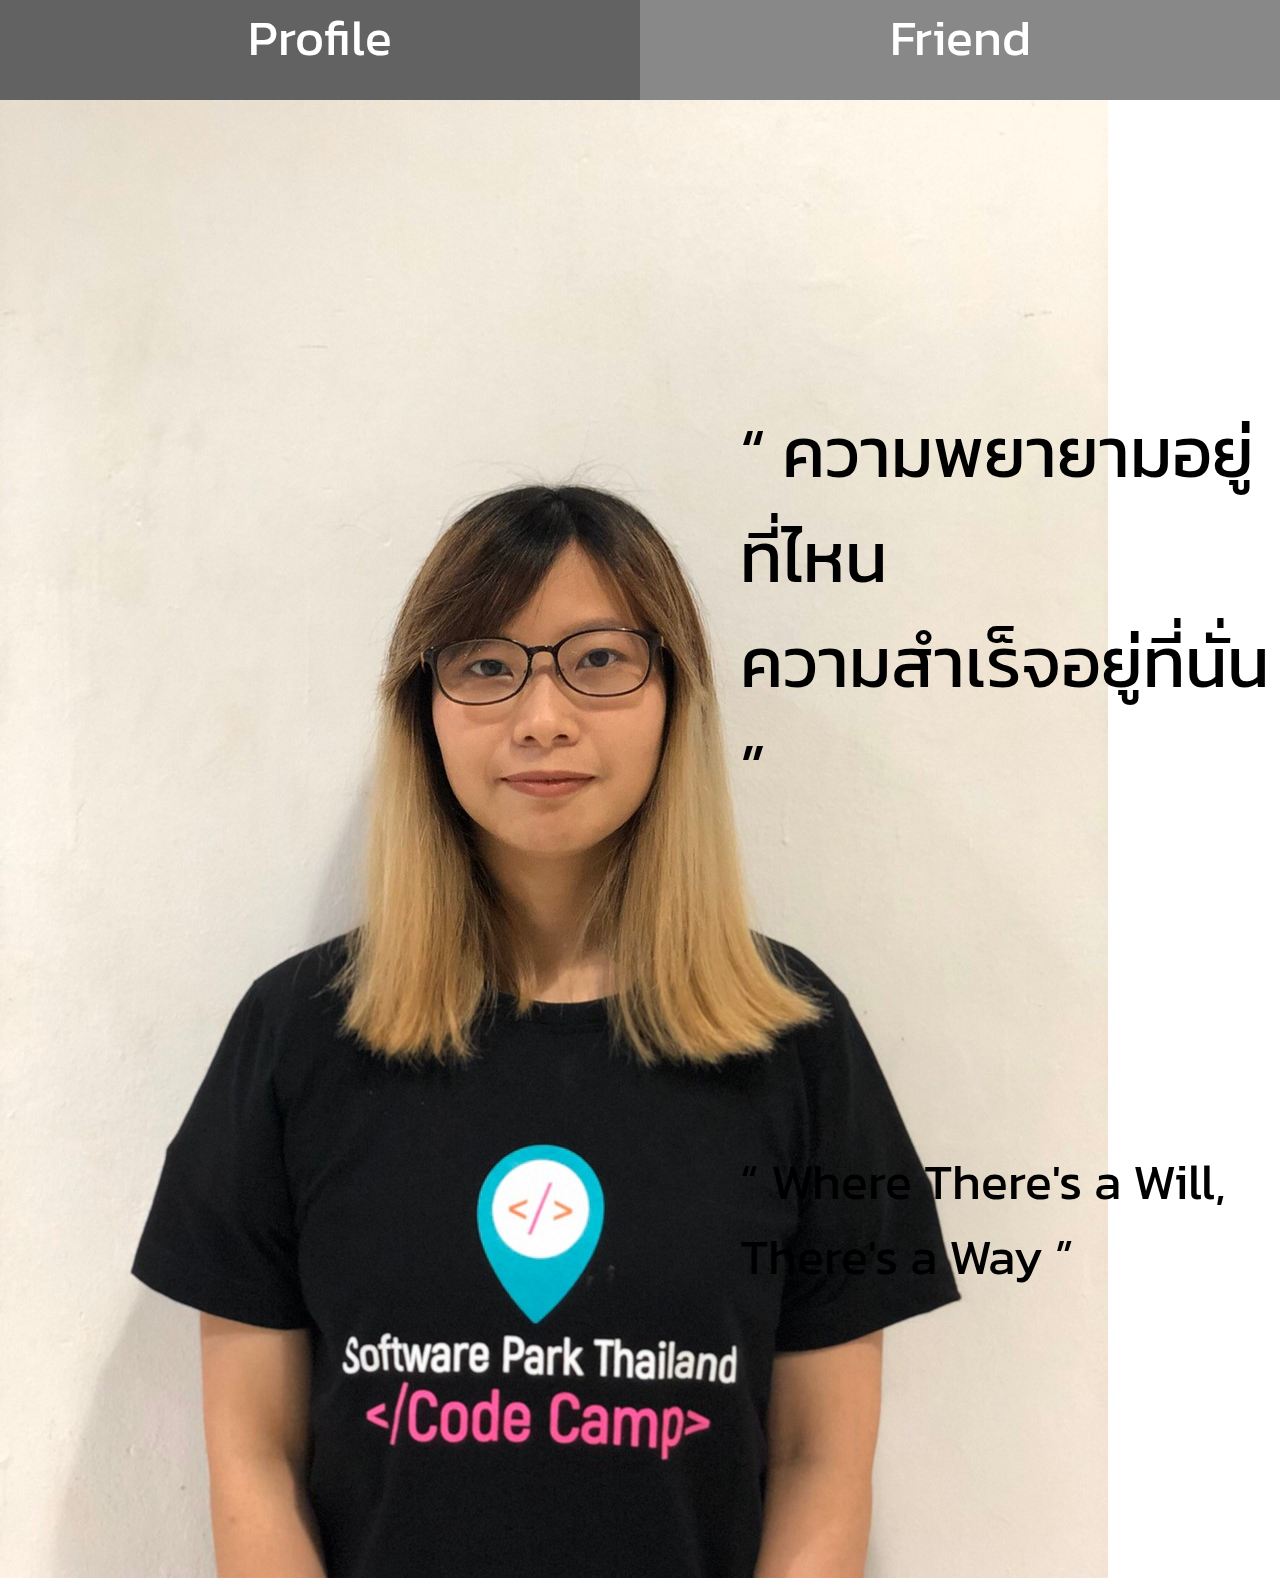
<file: index.html>
<!DOCTYPE html>
<html lang="en">
  <head>
    <meta charset="UTF-8" />
    <meta name="viewport" content="width=device-width, initial-scale=1.0" />
    <meta http-equiv="X-UA-Compatible" content="ie=edge" />
    <link rel="stylesheet" type="text/css" href="style.css" />
    <link
      href="https://fonts.googleapis.com/css?family=Kanit&display=swap&subset=thai"
      rel="stylesheet"
    />

    <title>Document</title>

    <!-- <style>
      .navbar {
        color: orange;
      }
      </style> -->
  </head>
  <body>
    <div>
      <div class="navbar">
        <div style="background-color: #626262">
          <a href="profile.html" class="link1">Profile</a>
        </div>
        <div style="background-color: #888888">
          <a href="friend.html" class="link2">Friend</a>
        </div>
      </div>
      <div class="gridContent">
        <span>
          <img src="img.jpg" />
        </span>
        <span>
          <p style="font-size:70px">
            “ ความพยายามอยู่ที่ไหน<br />
            ความสำเร็จอยู่ที่นั่น ”
          </p>
          <br />
          <p style="font-size:50px">
            “ Where There's a Will,<br />
            There's a Way ”
          </p>
        </span>
      </div>
    </div>
  </body>
</html>
</file>
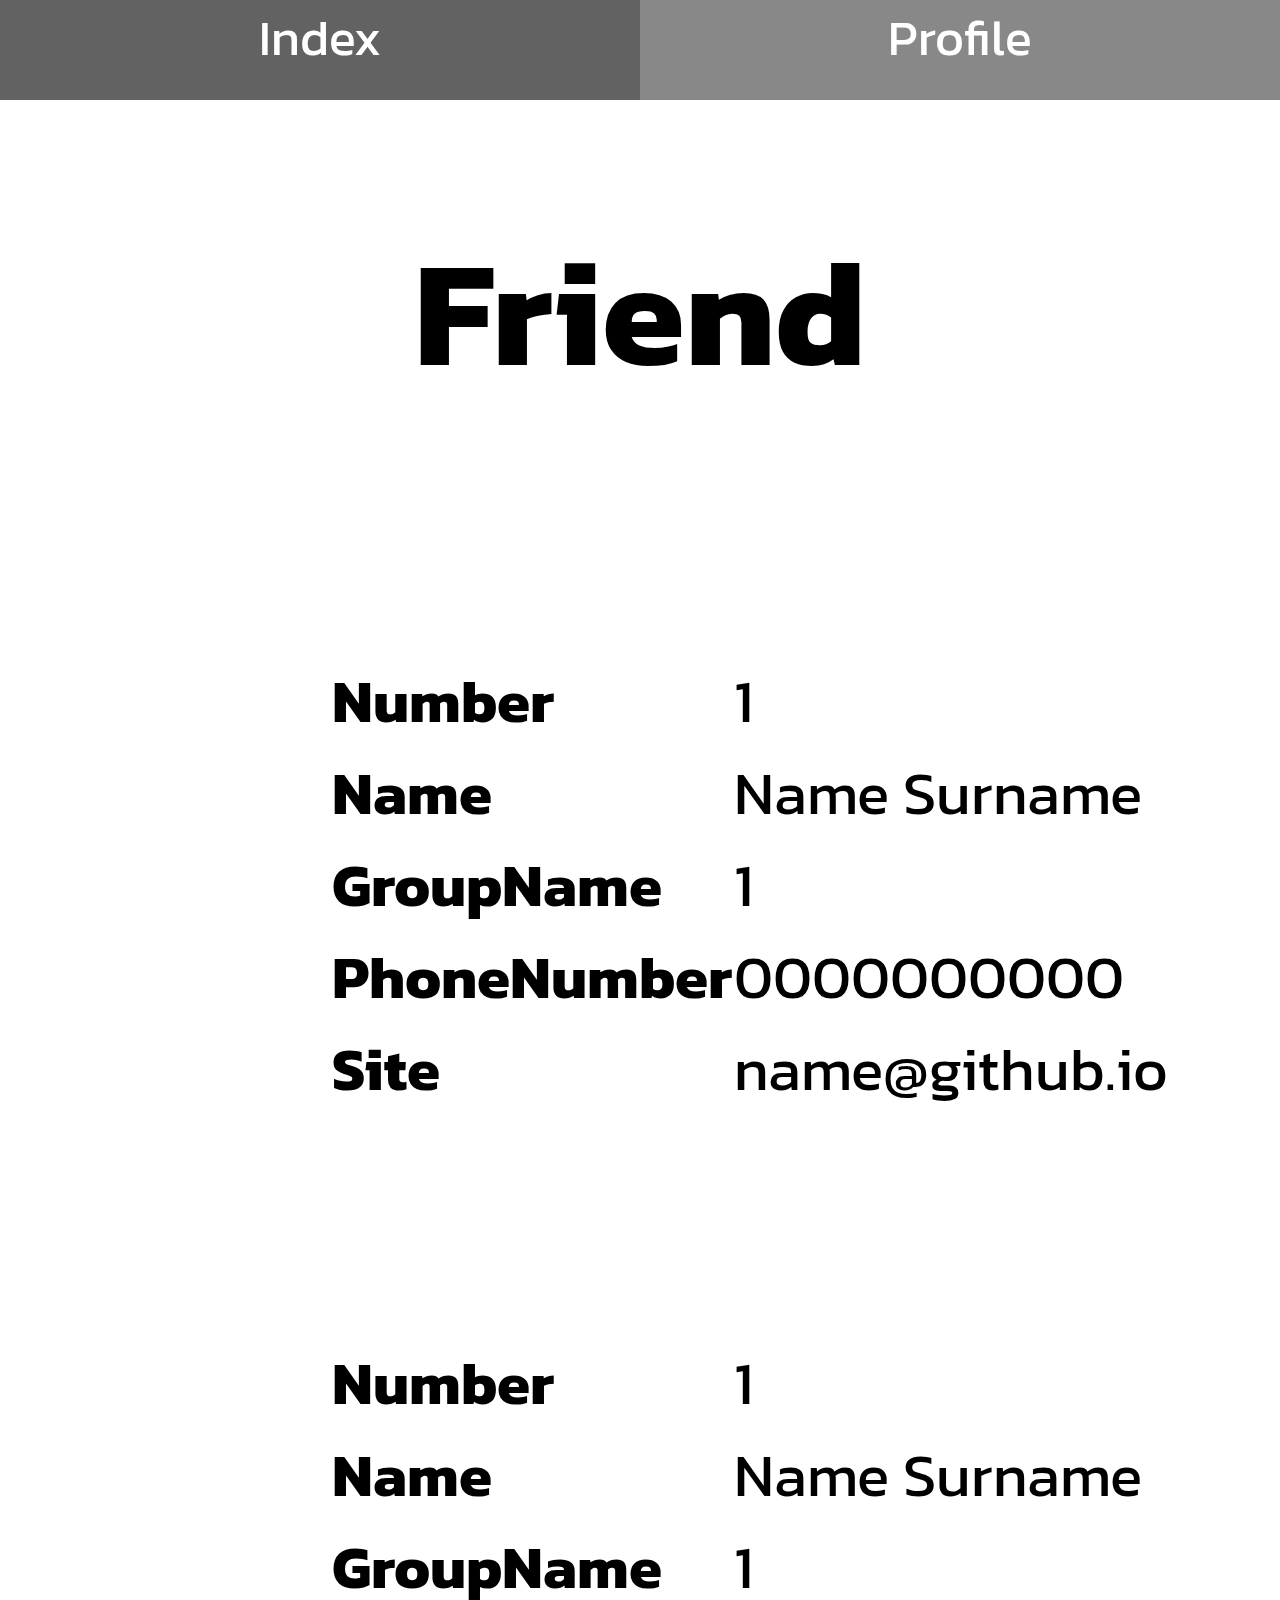
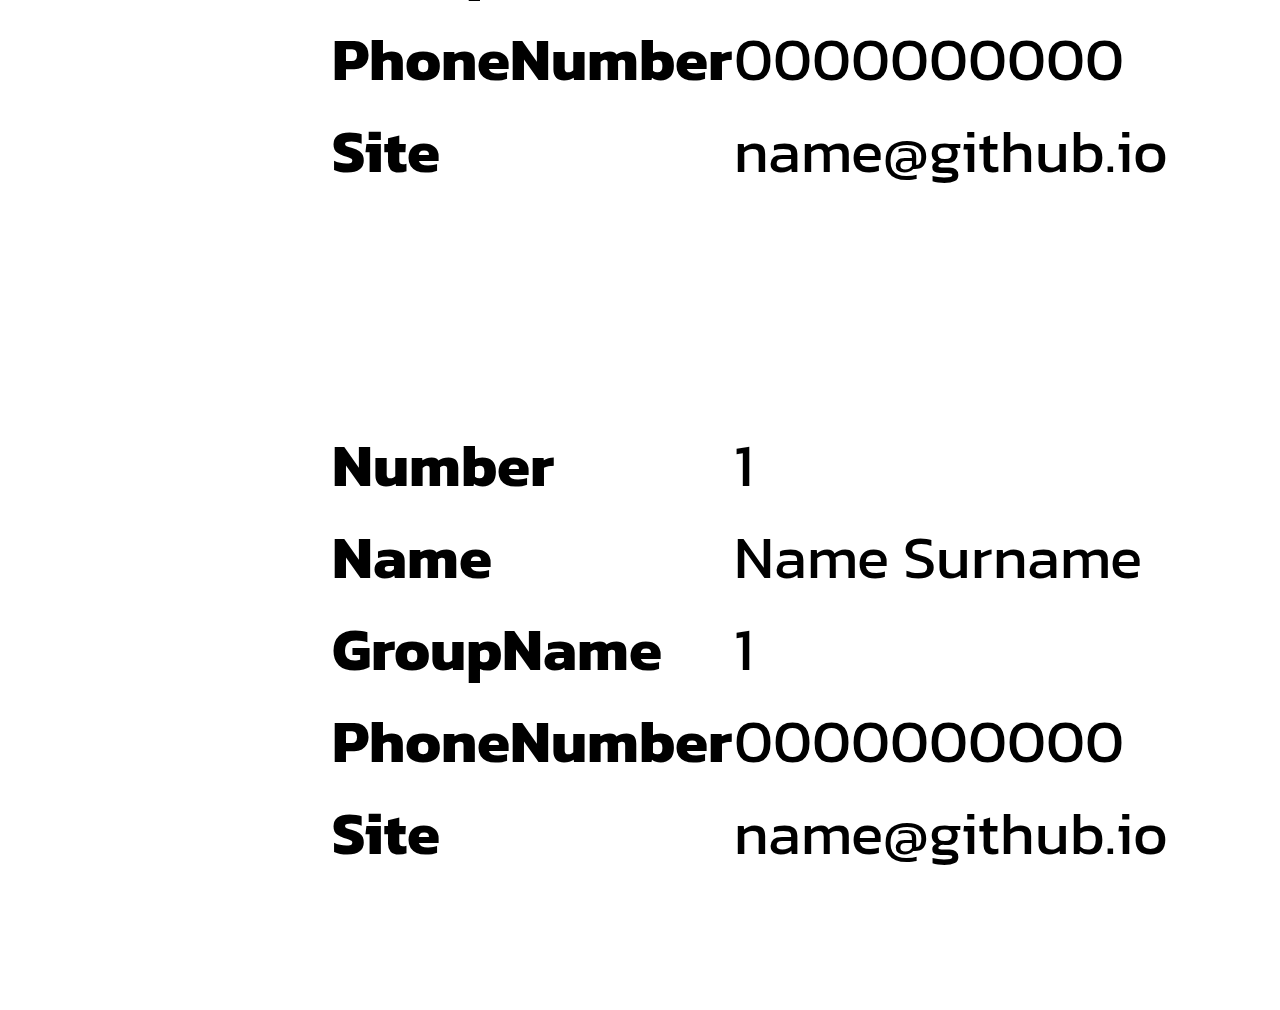
<file: friend.html>
<!DOCTYPE html>
<html lang="en">
  <head>
    <meta charset="UTF-8" />
    <meta name="viewport" content="width=device-width, initial-scale=1.0" />
    <meta http-equiv="X-UA-Compatible" content="ie=edge" />
    <link rel="stylesheet" type="text/css" href="style.css" />
    <link
      href="https://fonts.googleapis.com/css?family=Kanit&display=swap&subset=thai"
      rel="stylesheet"
    />

    <title>Document</title>
  </head>
  <body>
    <div>
      <div class="navbar">
        <div style="background-color: #626262">
          <a href="index.html" class="link1">Index</a>
        </div>
        <div style="background-color: #888888">
          <a href="profile.html" class="link2">Profile</a>
        </div>
      </div>
      <div>
        <div>
          <h1>Friend</h1>
        </div>

        <div class="grid-container">
          <div class="item1" style="padding: 100px; margin-left: 200px;">
            <table>
                <tr>
                  <th>Number</th>
                  <td>1</td>
                </tr>
  
                <tr>
                  <th>Name</th>
                  <td>Name Surname</td>
                </tr>
  
                <tr>
                  <th>GroupName</th>
                  <td>1</td>
                </tr>
  
                <tr>
                  <th>PhoneNumber</th>
                  <td>0000000000</td>
                </tr>
  
                <tr>
                  <th>Site</th>
                  <td>name@github.io</td>
                </tr>

            </table>
          </div>

          <div class="item2" style="padding: 100px; margin-left: 200px;">
            <table>
              <tr>
                <th>Number</th>
                <td>1</td>
              </tr>

              <tr>
                <th>Name</th>
                <td>Name Surname</td>
              </tr>

              <tr>
                <th>GroupName</th>
                <td>1</td>
              </tr>

              <tr>
                <th>PhoneNumber</th>
                <td>0000000000</td>
              </tr>

              <tr>
                <th>Site</th>
                <td>name@github.io</td>
              </tr>
            </table>
          </div>

          <div class="item3" style="padding: 100px; margin-left: 200px;">
            <table>
              <tr>
                <th>Number</th>
                <td>1</td>
              </tr>

              <tr>
                <th>Name</th>
                <td>Name Surname</td>
              </tr>

              <tr>
                <th>GroupName</th>
                <td>1</td>
              </tr>

              <tr>
                <th>PhoneNumber</th>
                <td>0000000000</td>
              </tr>

              <tr>
                <th>Site</th>
                <td>name@github.io</td>
              </tr>
            </table>
            </div>
           
        </div>
      </div>
    </div>

    <!-- <a href="index.html">Back to Index</a> -->
  </body>
</html>
</file>
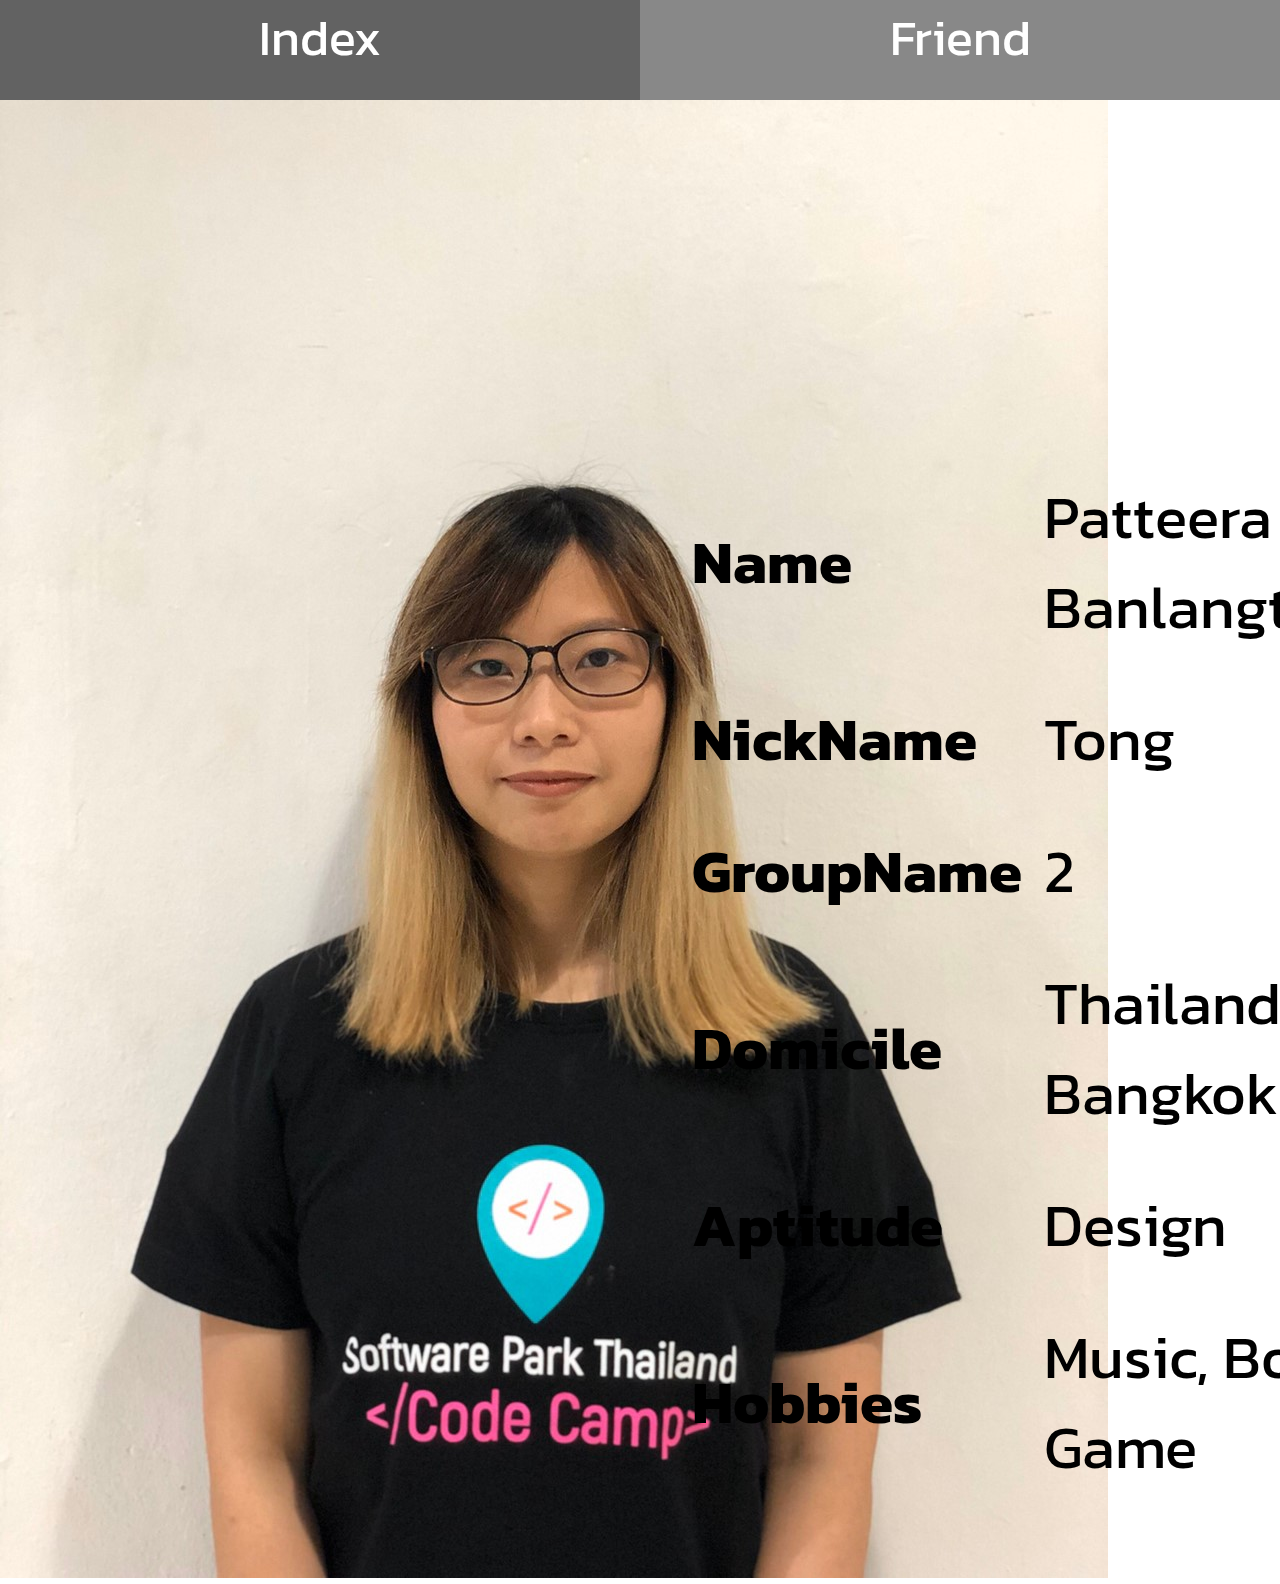
<file: profile.html>
<!DOCTYPE html>
<html lang="en">
  <head>
    <meta charset="UTF-8" />
    <meta name="viewport" content="width=device-width, initial-scale=1.0" />
    <meta http-equiv="X-UA-Compatible" content="ie=edge" />
    <link rel="stylesheet" type="text/css" href="style.css" />
    <link
      href="https://fonts.googleapis.com/css?family=Kanit&display=swap&subset=thai"
      rel="stylesheet"
    />
    <title>Document</title>
  </head>
  <body>
    <div>
      <div class="navbar">
        <div style="background-color: #626262">
          <a href="index.html" class="link1">Index</a>
        </div>
        <div style="background-color: #888888">
          <a href="friend.html" class="link2">Friend</a>
        </div>
      </div>
      <div class="gridContent">
        <span>
          <img src="img.jpg" />
        </span>
        <span class="profileTable">
          <table>
            <tr>
              <th>Name</th>
              <td>Patteera Banlangthammas</td>
            </tr>
            <tr>
              <th>NickName</th>
              <td>Tong</td>
            </tr>
            <tr>
              <th>GroupName</th>
              <td>2</td>
            </tr>
            <tr>
              <th>Domicile</th>
              <td>Thailand, Bangkok</td>
            </tr>
            <tr>
              <th>Aptitude</th>
              <td>Design</td>
            </tr>
            <tr>
              <th>Hobbies</th>
              <td>Music, Book, Game</td>
            </tr>
          </table>
        </span>
      </div>
    </div>
    <!-- <img src="link" />
    <a href="index.html">Back to Index</a> -->
  </body>
</html>
</file>
<file: style.css>
* {
  margin: 0;
  padding: 0;
}

body {
  font-family: "Kanit", sans-serif;
}

.navbar {
  display: grid;
  grid-template-columns: 50% 50%;
  /* grid-row: 100%; */
  /* width: 1420px; */
  height: 100px;
  text-align: center;
}

.link1 {
  font-size: 50px;
  padding: 20px;
  margin: 20px;
  color: white;
  text-decoration: none;
  font-family: "Kanit", sans-serif;
  /* background-color: #626262 */
}

.link2 {
  font-size: 50px;
  padding: 20px;
  margin: 20px;
  color: white;
  text-decoration: none;
  font-family: "Kanit", sans-serif;
  /* background-color: #888888 */
}

/* .linkPage {
  font-size: 50px;
  padding: 20px;
  margin: 20px;
  color:white;
  text-decoration: none;
  font-family: 'Kanit', sans-serif;
} */

.gridContent {
  display: grid;
  grid-template-columns: 50% 50%;
  padding: 20;
}

.gridContent p {
  padding-left: 100px;
  padding-top: 300px;
  font-family: "Kanit", sans-serif;
}

.profileTable {
  padding: 50px;
  margin-top: 300px;
  /* width: auto; */
  height: 1000px;
  font-size: 60px;
}

.grid-container {
  /* margin-left:500px; */
  display: grid;
  grid-template-columns: auto;
  grid-gap: 20px;
  padding: 30px;
  font-size: 60px;
  text-align: left;
}

.grid-container > table > tr > th {
  padding: 20px;
  font-size: 30px;
}

.grid-container > table > tr > td {
  font-size: 30px;
  margin-left: 30px;
}

.item1 {
  grid-row-start: 1;
  grid-row-end: 1;
}

.profileTable td {
  /* border-collapse: separate;
  border-spacing: 300px; */
  padding: 20px;
}

.profileTable tr {
  text-align: left;
}

h1 {
  /* margin-block-start: 1em;
    margin-block-end: 1em; */
  padding: 100px;
  text-align: center;
  font-size: 150px;
}

table tbody{
  display: table-row-group;
    vertical-align: middle;
    /* border-color: inherit; */
}
</file>
